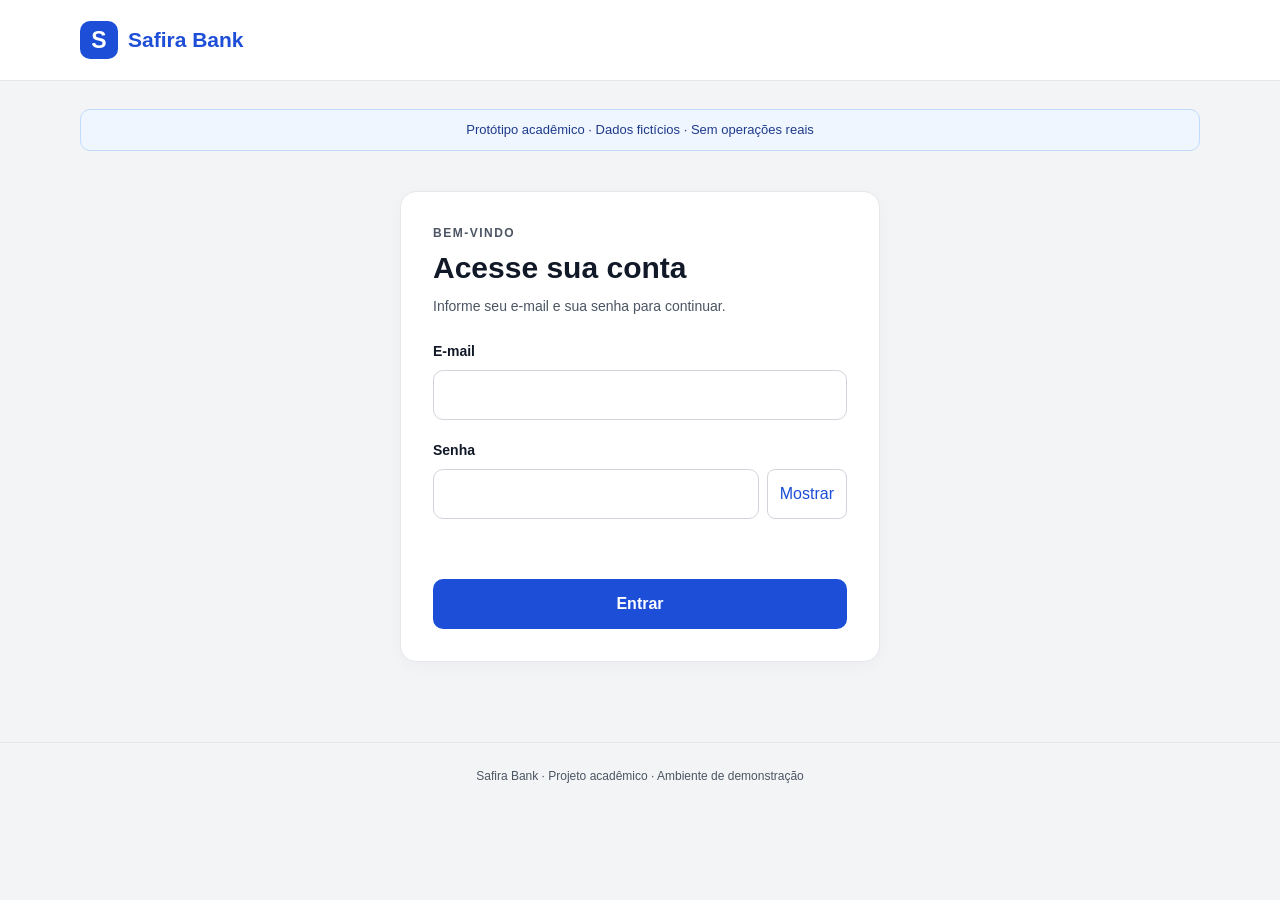
<file: src/main/resources/static/index.html>
<!DOCTYPE html>
<html lang="pt-BR"><head><meta charset="UTF-8"><meta name="viewport" content="width=device-width, initial-scale=1.0"><title>Safira Bank | Login</title><link rel="stylesheet" href="css/style.css"><script src="js/app.js" defer></script></head>
<body><a class="pular-conteudo" href="#conteudo">Pular para o conteúdo</a><header class="cabecalho-app"><div class="container cabecalho-conteudo"><a class="marca-app" href="index.html" aria-label="Safira Bank"><span class="icone-marca" aria-hidden="true">S</span><span>Safira Bank</span></a></div></header>
<main id="conteudo" class="container conteudo-app" tabindex="-1"><div class="faixa-demonstracao">Protótipo acadêmico · Dados fictícios · Sem operações reais</div><noscript><p>Ative o JavaScript para utilizar este protótipo.</p></noscript><div class="area-login"><section class="cartao cartao-login" aria-labelledby="titulo-login"><p class="sobretitulo">BEM-VINDO</p><h1 id="titulo-login">Acesse sua conta</h1><p class="texto-secundario">Informe seu e-mail e sua senha para continuar.</p><form id="form-login" class="formulario-login" method="post"><div class="campo"><label for="email">E-mail</label><input id="email" name="email" type="email" autocomplete="username" autocapitalize="none" spellcheck="false" required></div><div class="campo"><label for="senha">Senha</label><div class="grupo-senha"><input id="senha" name="senha" type="password" autocomplete="current-password" required><button id="alternar-senha" class="alternar-senha" type="button" aria-controls="senha" aria-label="Mostrar senha" aria-pressed="false">Mostrar</button></div></div><p id="mensagem-login" class="mensagem-login" role="status" aria-live="polite" aria-atomic="true"></p><button class="botao botao-primario" type="submit">Entrar</button></form></section></div></main><footer class="rodape-app"><div class="container">Safira Bank · Projeto acadêmico · Ambiente de demonstração</div></footer></body></html>
</file>
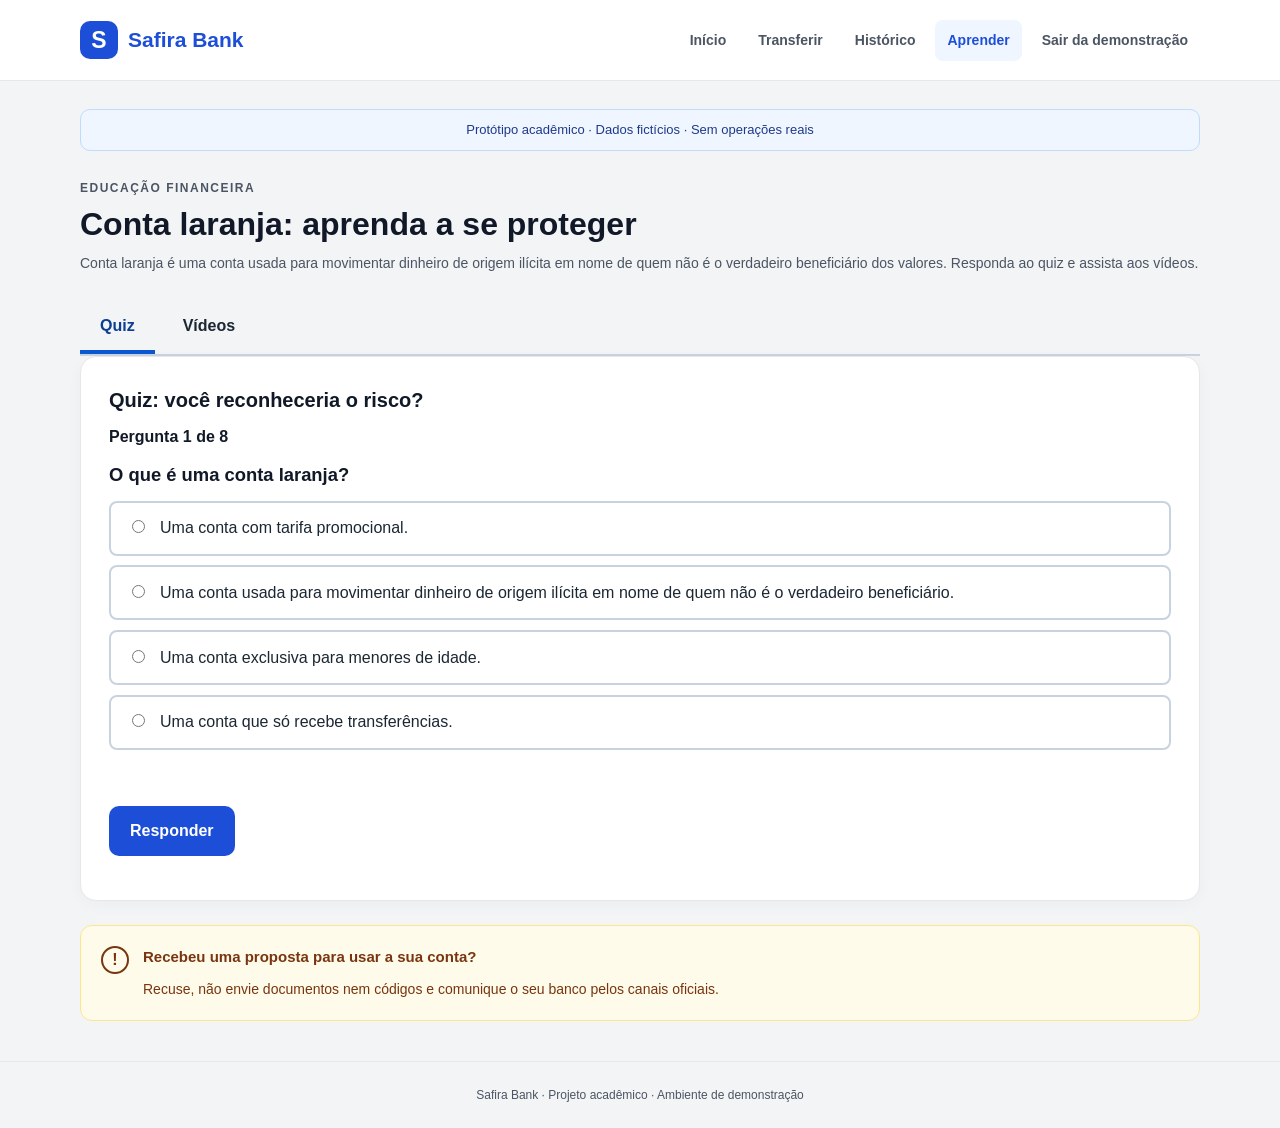
<file: src/main/resources/static/educacao.html>
<!DOCTYPE html>
<html lang="pt-BR">
<head>
    <meta charset="UTF-8">
    <meta name="viewport" content="width=device-width, initial-scale=1.0">
    <title>Safira Bank | Aprender</title>
    <link rel="stylesheet" href="css/style.css">
    <link rel="stylesheet" href="css/educacao.css">
    <script src="js/videos.js" defer></script>
    <script src="js/educacao.js" defer></script>
</head>
<body>

<a class="pular-conteudo" href="#conteudo">Pular para o conteúdo</a>

<header class="cabecalho-app">
    <div class="container cabecalho-conteudo">
        <a class="marca-app" href="inicio.html" aria-label="Safira Bank — Início">
            <span class="icone-marca" aria-hidden="true">S</span>
            <span>Safira Bank</span>
        </a>
        <nav class="menu-principal" aria-label="Navegação principal">
            <a href="inicio.html">Início</a>
            <a href="transferencia.html">Transferir</a>
            <a href="historico.html">Histórico</a>
            <a href="educacao.html" aria-current="page">Aprender</a>
            <a href="index.html">Sair da demonstração</a>
        </nav>
    </div>
</header>

<main id="conteudo" class="container conteudo-app" tabindex="-1">

    <div class="faixa-demonstracao">
        Protótipo acadêmico · Dados fictícios · Sem operações reais
    </div>

    <section class="saudacao" aria-labelledby="titulo-aprender-pagina">
        <div>
            <p class="sobretitulo">EDUCAÇÃO FINANCEIRA</p>
            <h1 id="titulo-aprender-pagina">Conta laranja: aprenda a se proteger</h1>
            <p class="texto-secundario">
                Conta laranja é uma conta usada para movimentar dinheiro de
                origem ilícita em nome de quem não é o verdadeiro beneficiário
                dos valores. Responda ao quiz e assista aos vídeos.
            </p>
        </div>
    </section>

    <div class="edu-abas" role="tablist" aria-label="Conteúdo educativo">
        <button type="button" role="tab" id="aba-quiz" class="edu-aba"
                aria-selected="true" aria-controls="painel-quiz">Quiz</button>
        <button type="button" role="tab" id="aba-videos" class="edu-aba"
                aria-selected="false" aria-controls="painel-videos" tabindex="-1">Vídeos</button>
    </div>

    <section id="painel-quiz" class="cartao edu-painel" role="tabpanel"
             aria-labelledby="aba-quiz" tabindex="0">
        <h2>Quiz: você reconheceria o risco?</h2>
        <div id="quiz-area"></div>
    </section>

    <section id="painel-videos" class="cartao edu-painel" role="tabpanel"
             aria-labelledby="aba-videos" tabindex="0" hidden>
        <h2>Vídeos educativos</h2>
        <p class="texto-secundario">
            Selecione um vídeo para assistir. Para adicionar novos vídeos,
            edite o arquivo <code>js/videos.js</code>.
        </p>
        <div id="videos-area" class="edu-videos"></div>
    </section>

    <aside class="aviso-cuidado" aria-labelledby="titulo-ajuda">
        <div class="icone-aviso" aria-hidden="true">!</div>
        <div>
            <h2 id="titulo-ajuda">Recebeu uma proposta para usar a sua conta?</h2>
            <p>Recuse, não envie documentos nem códigos e comunique o seu banco pelos canais oficiais.</p>
        </div>
    </aside>

</main>

<footer class="rodape-app">
    <div class="container">Safira Bank · Projeto acadêmico · Ambiente de demonstração</div>
</footer>

</body>
</html>
</file>
<file: src/main/resources/static/css/style.css>
:root{--cor-primaria:#1d4ed8;--cor-primaria-escura:#1e40af;--cor-fundo:#f3f4f6;--cor-superficie:#fff;--cor-texto:#111827;--cor-secundaria:#4b5563;--cor-borda:#d1d5db;--cor-foco:#93c5fd}
*{box-sizing:border-box}body{margin:0;font-family:Arial,Helvetica,sans-serif;color:var(--cor-texto);background:var(--cor-fundo);line-height:1.5}button,input,select,textarea{font:inherit}h1{margin:0 0 10px;font-size:30px;line-height:1.2}h2{margin:0 0 10px;font-size:20px}.texto-secundario{margin:0;color:var(--cor-secundaria);font-size:14px}.container{width:min(1120px,calc(100% - 40px));margin-inline:auto}.cabecalho-app{background:#fff;border-bottom:1px solid #e5e7eb}.cabecalho-conteudo{min-height:80px;display:flex;align-items:center;justify-content:space-between;gap:24px}.marca-app{display:inline-flex;align-items:center;gap:10px;color:var(--cor-primaria);font-size:21px;font-weight:700;text-decoration:none;white-space:nowrap}.icone-marca{width:38px;height:38px;display:grid;place-items:center;border-radius:10px;background:var(--cor-primaria);color:white;font-size:23px}.menu-principal{display:flex;align-items:center;flex-wrap:wrap;gap:8px}.menu-principal a{padding:10px 12px;border-radius:8px;color:var(--cor-secundaria);font-size:14px;font-weight:600;text-decoration:none}.menu-principal a:hover,.menu-principal a[aria-current=page]{background:#eff6ff;color:var(--cor-primaria)}.conteudo-app{padding-block:28px 40px}.faixa-demonstracao{margin-bottom:28px;padding:10px 16px;border:1px solid #bfdbfe;border-radius:10px;background:#eff6ff;color:#1e3a8a;font-size:13px;text-align:center}.sobretitulo{margin:0 0 8px;color:var(--cor-secundaria);font-size:12px;font-weight:700;letter-spacing:1.5px}.saudacao{display:flex;align-items:center;justify-content:space-between;gap:20px;margin-bottom:28px}.saudacao h1{font-size:32px}.etiqueta{padding:7px 12px;border:1px solid var(--cor-borda);border-radius:999px;background:#fff;color:var(--cor-secundaria);font-size:12px;white-space:nowrap}.grade-resumo{display:grid;grid-template-columns:1.15fr 1fr;gap:24px;margin-bottom:28px}.cartao{min-width:0;padding:28px;border:1px solid #e5e7eb;border-radius:16px;background:#fff;box-shadow:0 4px 16px #0f172a08}.cartao-saldo{background:#1e40af;border-color:#1e40af;color:white}.cartao-saldo .titulo-discreto{color:#dbeafe;font-size:15px;font-weight:400}.valor-saldo{margin:16px 0;font-size:clamp(32px,5vw,42px);font-weight:700;line-height:1.2}.dados-conta,.nota-saldo{margin:0;color:#dbeafe;font-size:14px}.nota-saldo{font-size:12px}.separador-saldo{height:1px;margin-block:24px 16px;background:#ffffff40}.cartao-acao{display:flex;flex-direction:column;align-items:flex-start}.cartao-acao .texto-secundario{margin-bottom:22px}.cartao-acao .botao{margin-top:auto}.icone-acao{width:42px;height:42px;display:grid;place-items:center;margin-bottom:16px;border-radius:12px;background:#eff6ff;color:var(--cor-primaria);font-size:25px}.cabecalho-secao{display:flex;align-items:center;justify-content:space-between;gap:20px;margin-bottom:24px}.link-texto,.link-voltar{color:var(--cor-primaria);font-size:14px;text-decoration:none}.link-texto:hover,.link-voltar:hover{text-decoration:underline}.link-voltar{display:inline-block;margin-bottom:24px}.cabecalho-pagina{margin-bottom:28px}.botao{display:inline-flex;align-items:center;justify-content:center;min-height:48px;padding:12px 20px;border:1px solid transparent;border-radius:10px;font-weight:600;text-decoration:none;cursor:pointer}.botao-primario{background:var(--cor-primaria);color:white}.botao-primario:hover{background:var(--cor-primaria-escura)}.botao-secundario{border-color:var(--cor-borda);background:white;color:var(--cor-texto)}.botao:disabled{opacity:.55;cursor:not-allowed}.acoes-formulario{display:flex;justify-content:space-between;gap:16px;margin-top:24px;padding-top:24px;border-top:1px solid #e5e7eb}.campo{margin-bottom:20px}.campo label{display:block;margin-bottom:8px;font-size:14px;font-weight:600}.campo input,.campo select{width:100%;min-height:48px;padding:12px 14px;border:1px solid var(--cor-borda);border-radius:10px;background:white;color:var(--cor-texto)}button:focus-visible,a:focus-visible,input:focus-visible,select:focus-visible{outline:3px solid var(--cor-foco);outline-offset:3px}.tabela-responsiva{overflow-x:auto;border-radius:8px}.tabela{width:100%;min-width:640px;border-collapse:collapse;text-align:left;font-size:14px}.tabela th{padding:12px 16px;border-bottom:1px solid #e5e7eb;background:#f9fafb;color:var(--cor-secundaria);font-size:12px}.tabela td{padding:18px 16px;border-bottom:1px solid #e5e7eb}.tabela tbody tr:last-child td{border-bottom:none}.descricao-principal{display:block;font-weight:600}.descricao-detalhe{display:block;margin-top:4px;color:var(--cor-secundaria);font-size:12px}.valor-entrada,.valor-saida,.valor-neutro{font-weight:600;white-space:nowrap}.valor-entrada{color:#166534}.valor-saida{color:#b91c1c}.valor-neutro{color:var(--cor-secundaria)}.status{display:inline-block;padding:5px 10px;border-radius:999px;font-size:12px;font-weight:600;white-space:nowrap}.status-concluida{background:#dcfce7;color:#166534}.status-cancelada{background:#f3f4f6;color:#4b5563}.aviso-cuidado{display:flex;gap:14px;margin-top:24px;padding:20px;border:1px solid #fde68a;border-radius:12px;background:#fffbeb;color:#78350f}.icone-aviso{flex-shrink:0;width:28px;height:28px;display:grid;place-items:center;border:2px solid currentColor;border-radius:50%;font-weight:700}.aviso-cuidado h2{font-size:15px}.aviso-cuidado p{margin:0;font-size:14px}.rodape-app{padding-block:24px;border-top:1px solid #e5e7eb;color:var(--cor-secundaria);font-size:12px;text-align:center}.pular-conteudo{position:absolute;top:-100px;left:16px;z-index:10;padding:12px 16px;border-radius:8px;background:white;color:var(--cor-primaria)}.pular-conteudo:focus{top:12px}.somente-leitor{position:absolute;width:1px;height:1px;padding:0;margin:-1px;overflow:hidden;clip:rect(0,0,0,0);white-space:nowrap;border:0}[hidden]{display:none!important}.area-login{max-width:480px;margin:40px auto}.cartao-login{width:100%;padding:32px}.formulario-login{margin-top:24px}.grupo-senha{display:flex;gap:8px}.grupo-senha input{min-width:0;flex:1}.alternar-senha{padding:0 12px;border:1px solid var(--cor-borda);border-radius:8px;background:#fff;color:var(--cor-primaria);cursor:pointer}.mensagem-login{min-height:24px;overflow-wrap:anywhere}#form-login .botao{width:100%}.nota-historico{margin-top:24px;padding-top:16px;border-top:1px solid #e5e7eb}.nota-historico p{color:var(--cor-secundaria);font-size:12px}.grade-transferencia{display:grid;grid-template-columns:1.8fr 1fr;gap:24px}.coluna-lateral{display:grid;gap:20px}#seletor-contas{margin-top:16px}
@media(max-width:850px){.grade-transferencia,.grade-resumo{grid-template-columns:1fr}}@media(max-width:800px){.cabecalho-conteudo{flex-direction:column;align-items:flex-start;gap:16px;padding-block:20px}}@media(max-width:560px){.container{width:calc(100% - 28px)}.menu-principal{gap:4px}.menu-principal a{padding:8px;font-size:12px}.saudacao,.cabecalho-secao{align-items:flex-start;flex-direction:column}.saudacao h1{font-size:28px}.cartao{padding:22px 18px}.acoes-formulario{flex-direction:column}.cartao-acao .botao{width:100%}}
</file>
<file: src/main/resources/static/css/educacao.css>
/* Seções educativas do Safira Bank. Arquivo independente: não altera style.css. */
.edu-secao { margin-top: 1.5rem; }
.edu-lista { display: grid; gap: .75rem; margin-top: 1rem; }
.edu-item { border: 1px solid #c9d3df; border-radius: 8px; background: #fff; color: #1b2733; }
.edu-item summary { cursor: pointer; padding: .85rem 1rem; font-weight: 600; min-height: 44px; }
.edu-item p { margin: 0; padding: 0 1rem 1rem; line-height: 1.6; }
.edu-etapas, .edu-alertas { margin: 1rem 0 0; padding-left: 1.4rem; line-height: 1.6; }
.edu-etapas li { margin-bottom: .6rem; }
.edu-nota { margin: 1rem 0 0; padding: .85rem 1rem; border-left: 4px solid #0b57d0; background: #eef3fb; color: #1b2733; border-radius: 4px; line-height: 1.6; }

.edu-abas { display: flex; gap: .5rem; margin: 1.5rem 0 0; border-bottom: 2px solid #c9d3df; }
.edu-aba { font: inherit; font-weight: 600; padding: .75rem 1.25rem; min-height: 44px; border: 0; border-bottom: 4px solid transparent; background: transparent; color: #1b2733; cursor: pointer; }
.edu-aba[aria-selected="true"] { border-bottom-color: #0b57d0; color: #0b3d91; }
.edu-painel { margin-top: 0; }

.edu-progresso { font-weight: 600; margin: 0 0 .75rem; }
.edu-grupo { border: 0; padding: 0; margin: 0 0 1rem; }
.edu-grupo legend { font-size: 1.15rem; font-weight: 700; margin-bottom: .75rem; padding: 0; }
.edu-opcao { display: flex; gap: .75rem; align-items: flex-start; padding: .85rem 1rem; margin-bottom: .6rem; border: 2px solid #c9d3df; border-radius: 8px; background: #fff; color: #1b2733; cursor: pointer; min-height: 44px; }
.edu-opcao input { margin-top: .25rem; flex: none; }
.edu-opcao.edu-certa { border-color: #1b6e3c; background: #e8f5ec; }
.edu-opcao.edu-errada { border-color: #a32020; background: #fdecec; }
.edu-opcao.edu-certa span::after { content: " (correta)"; font-weight: 700; }
.edu-opcao.edu-errada span::after { content: " (sua resposta)"; font-weight: 700; }
.edu-erro { color: #a32020; font-weight: 600; min-height: 1.4rem; margin: 0 0 .5rem; }
.edu-feedback { margin-top: 1rem; line-height: 1.6; }
.edu-resultado { font-weight: 700; }

.edu-videos { display: grid; gap: 1.5rem; margin-top: 1rem; }
.edu-video { border: 1px solid #c9d3df; border-radius: 8px; padding: 1rem; background: #fff; color: #1b2733; }
.edu-video h3 { margin-top: 0; }
.edu-fonte { font-size: .9rem; }
.edu-quadro { position: relative; width: 100%; aspect-ratio: 16 / 9; margin: 1rem 0 .75rem; background: #000; }
.edu-quadro iframe { position: absolute; inset: 0; width: 100%; height: 100%; border: 0; }

.edu-aba:focus-visible, .edu-opcao:focus-within, .edu-item summary:focus-visible, .edu-painel:focus-visible, #quiz-resultado:focus-visible { outline: 3px solid #0b57d0; outline-offset: 2px; }
</file>
